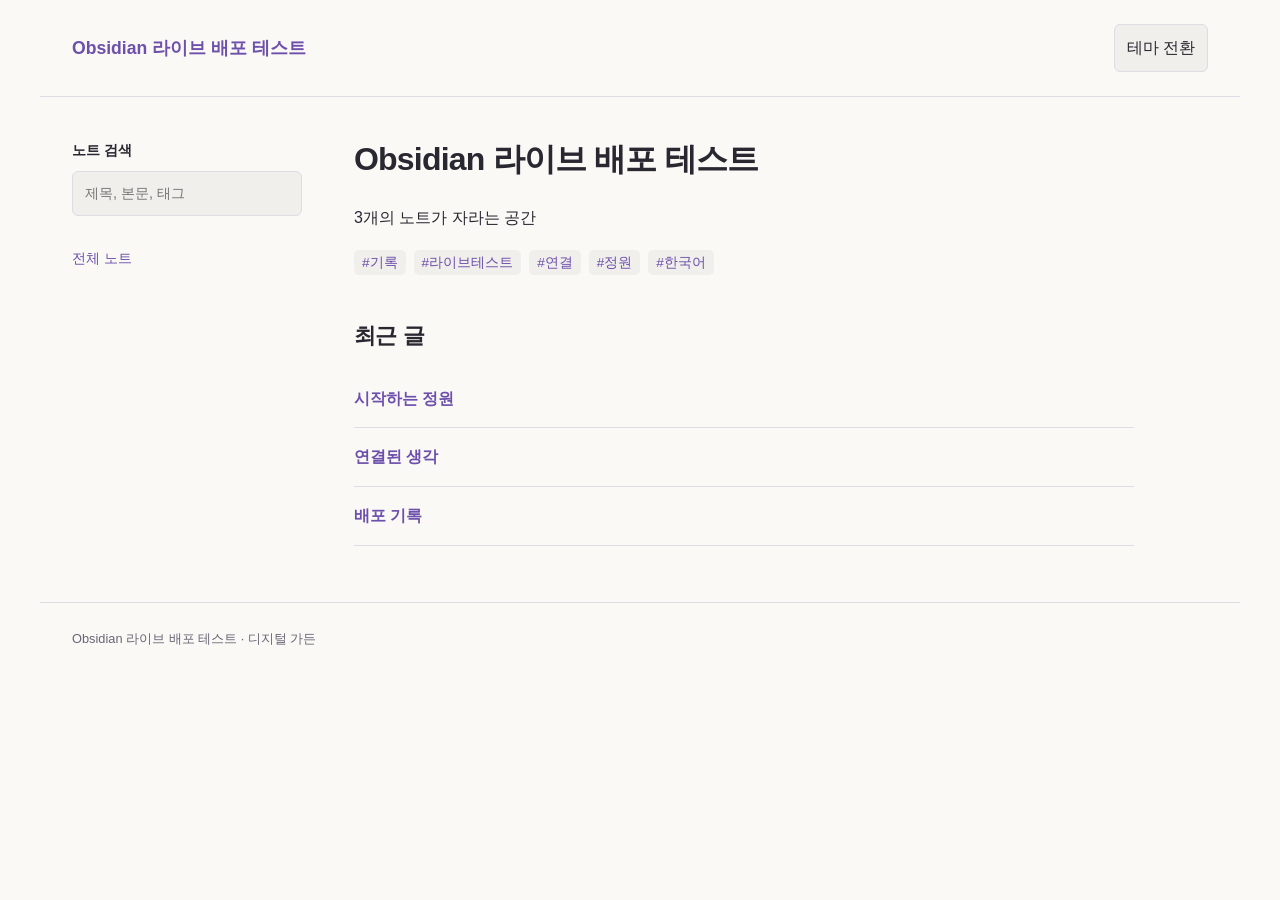
<file: index.html>
<!doctype html>
<html lang="ko"><head><meta charset="utf-8"><meta name="viewport" content="width=device-width,initial-scale=1"><title>Obsidian 라이브 배포 테스트 · Obsidian 라이브 배포 테스트</title><link rel="canonical" href="https://philaxis.github.io/obsblog-test/index.html"><link rel="stylesheet" href="./site.css"><script defer src="./search-index.js"></script><script defer src="./site.js"></script></head><body data-root="./"><a class="skip" href="#content">본문으로 이동</a><header><a class="brand" href="./index.html">Obsidian 라이브 배포 테스트</a><button id="theme" type="button" aria-label="밝은 테마와 어두운 테마 전환">테마 전환</button></header><div class="layout"><aside class="sidebar"><label for="search">노트 검색</label><input id="search" type="search" placeholder="제목, 본문, 태그" autocomplete="off"><p id="search-status" role="status"></p><ul id="search-results"></ul><a href="./index.html">전체 노트</a></aside><main id="content"><h1>Obsidian 라이브 배포 테스트</h1><p>3개의 노트가 자라는 공간</p><nav aria-label="태그"><a class="tag" href="./tags/%EA%B8%B0%EB%A1%9D-6e8b375a38c1.html">#기록</a> <a class="tag" href="./tags/%EB%9D%BC%EC%9D%B4%EB%B8%8C%ED%85%8C%EC%8A%A4%ED%8A%B8-753fd58a8894.html">#라이브테스트</a> <a class="tag" href="./tags/%EC%97%B0%EA%B2%B0-32dd2947e742.html">#연결</a> <a class="tag" href="./tags/%EC%A0%95%EC%9B%90-d5c971809d22.html">#정원</a> <a class="tag" href="./tags/%ED%95%9C%EA%B5%AD%EC%96%B4-ea3252281bc3.html">#한국어</a></nav><h2>최근 글</h2><ul class="post-list"><li><a href="./notes/%EC%8B%9C%EC%9E%91%ED%95%98%EB%8A%94-%EC%A0%95%EC%9B%90-511db3219402.html">시작하는 정원</a></li><li><a href="./notes/%EC%97%B0%EA%B2%B0%EB%90%9C-%EC%83%9D%EA%B0%81-abeda7319cb0.html">연결된 생각</a></li><li><a href="./notes/%EB%B0%B0%ED%8F%AC-%EA%B8%B0%EB%A1%9D-716c8382dc6d.html">배포 기록</a></li></ul></main></div><footer>Obsidian 라이브 배포 테스트 · 디지털 가든</footer></body></html>
</file>
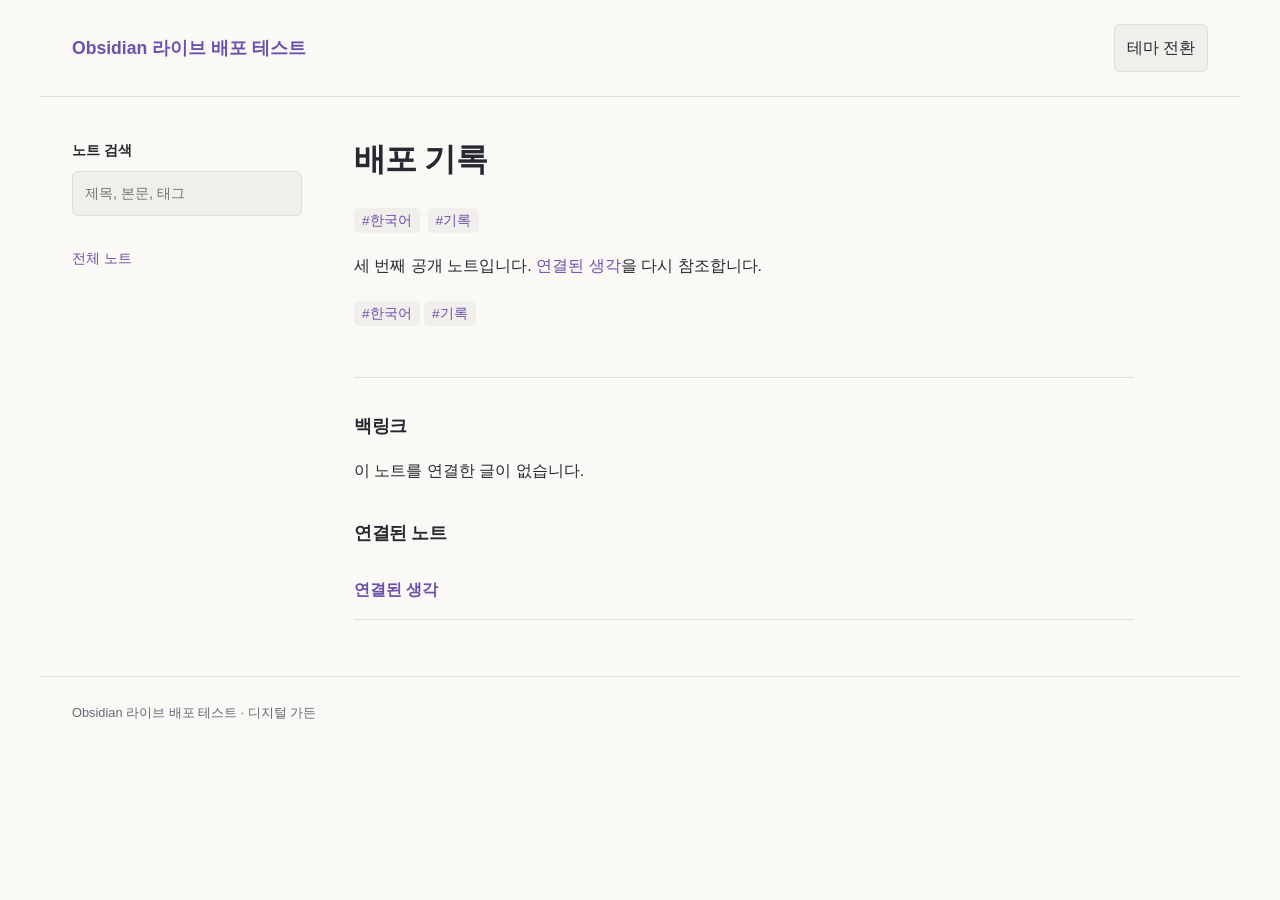
<file: notes/배포-기록-716c8382dc6d.html>
<!doctype html>
<html lang="ko"><head><meta charset="utf-8"><meta name="viewport" content="width=device-width,initial-scale=1"><title>배포 기록 · Obsidian 라이브 배포 테스트</title><link rel="canonical" href="https://philaxis.github.io/obsblog-test/notes/%EB%B0%B0%ED%8F%AC-%EA%B8%B0%EB%A1%9D-716c8382dc6d.html"><link rel="stylesheet" href="../site.css"><script defer src="../search-index.js"></script><script defer src="../site.js"></script></head><body data-root="../"><a class="skip" href="#content">본문으로 이동</a><header><a class="brand" href="../index.html">Obsidian 라이브 배포 테스트</a><button id="theme" type="button" aria-label="밝은 테마와 어두운 테마 전환">테마 전환</button></header><div class="layout"><aside class="sidebar"><label for="search">노트 검색</label><input id="search" type="search" placeholder="제목, 본문, 태그" autocomplete="off"><p id="search-status" role="status"></p><ul id="search-results"></ul><a href="../index.html">전체 노트</a></aside><main id="content"><article><h1>배포 기록</h1><nav aria-label="태그"><a class="tag" href="../tags/%ED%95%9C%EA%B5%AD%EC%96%B4-ea3252281bc3.html">#한국어</a> <a class="tag" href="../tags/%EA%B8%B0%EB%A1%9D-6e8b375a38c1.html">#기록</a></nav><p>세 번째 공개 노트입니다. <a class="internal-link" href="../notes/%EC%97%B0%EA%B2%B0%EB%90%9C-%EC%83%9D%EA%B0%81-abeda7319cb0.html">연결된 생각</a>을 다시 참조합니다.</p>
<p><a class="tag" href="../tags/%ED%95%9C%EA%B5%AD%EC%96%B4-ea3252281bc3.html">#한국어</a> <a class="tag" href="../tags/%EA%B8%B0%EB%A1%9D-6e8b375a38c1.html">#기록</a></p>
</article><section class="connections"><h2>백링크</h2><p>이 노트를 연결한 글이 없습니다.</p><h2>연결된 노트</h2><ul class="post-list"><li><a href="../notes/%EC%97%B0%EA%B2%B0%EB%90%9C-%EC%83%9D%EA%B0%81-abeda7319cb0.html">연결된 생각</a></li></ul></section></main></div><footer>Obsidian 라이브 배포 테스트 · 디지털 가든</footer></body></html>
</file>
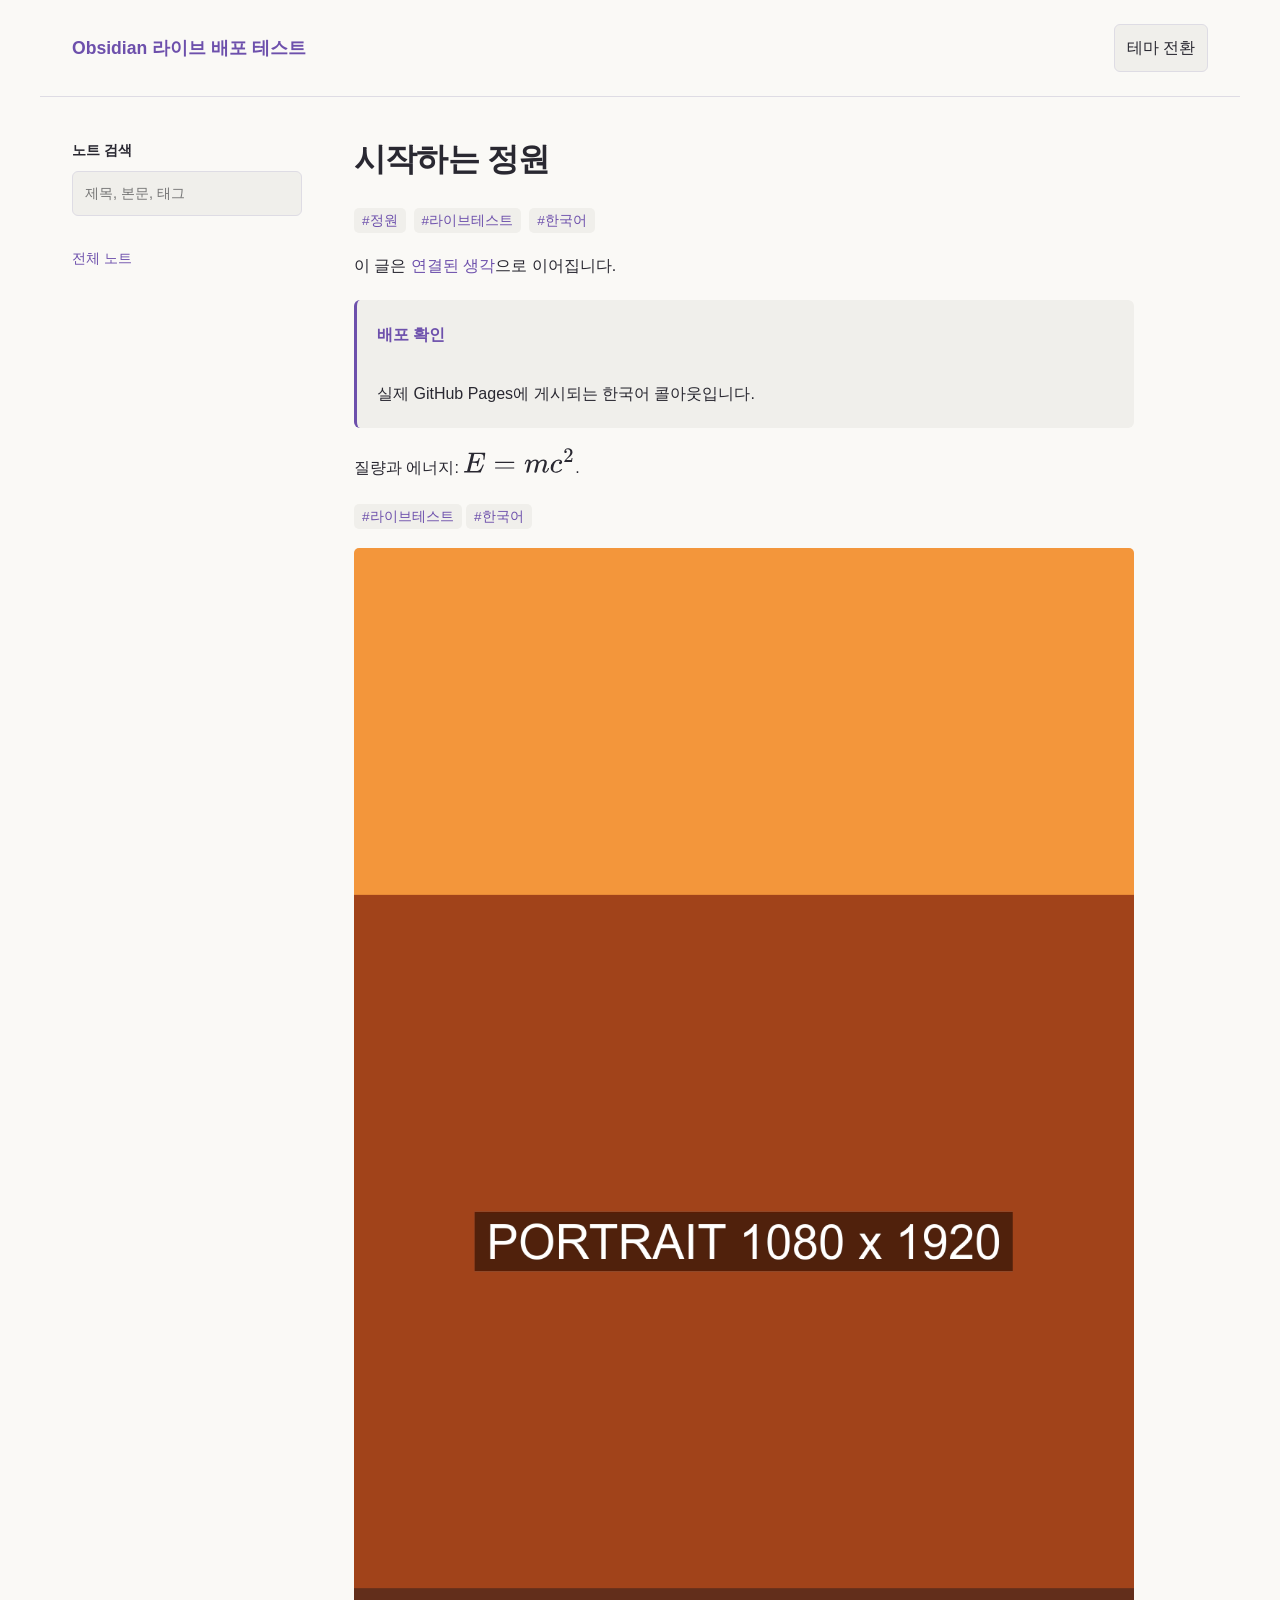
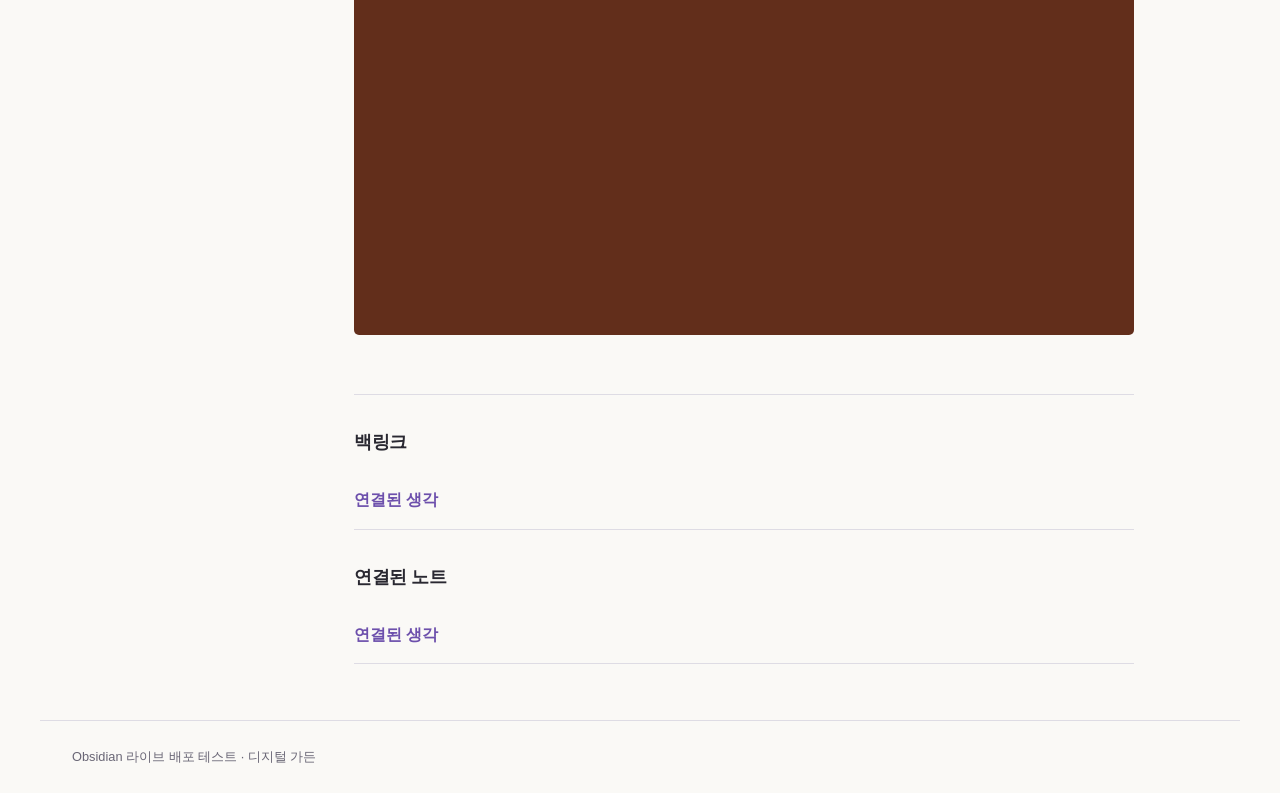
<file: notes/시작하는-정원-511db3219402.html>
<!doctype html>
<html lang="ko"><head><meta charset="utf-8"><meta name="viewport" content="width=device-width,initial-scale=1"><title>시작하는 정원 · Obsidian 라이브 배포 테스트</title><link rel="canonical" href="https://philaxis.github.io/obsblog-test/notes/%EC%8B%9C%EC%9E%91%ED%95%98%EB%8A%94-%EC%A0%95%EC%9B%90-511db3219402.html"><link rel="stylesheet" href="../site.css"><script defer src="../search-index.js"></script><script defer src="../site.js"></script></head><body data-root="../"><a class="skip" href="#content">본문으로 이동</a><header><a class="brand" href="../index.html">Obsidian 라이브 배포 테스트</a><button id="theme" type="button" aria-label="밝은 테마와 어두운 테마 전환">테마 전환</button></header><div class="layout"><aside class="sidebar"><label for="search">노트 검색</label><input id="search" type="search" placeholder="제목, 본문, 태그" autocomplete="off"><p id="search-status" role="status"></p><ul id="search-results"></ul><a href="../index.html">전체 노트</a></aside><main id="content"><article><h1>시작하는 정원</h1><nav aria-label="태그"><a class="tag" href="../tags/%EC%A0%95%EC%9B%90-d5c971809d22.html">#정원</a> <a class="tag" href="../tags/%EB%9D%BC%EC%9D%B4%EB%B8%8C%ED%85%8C%EC%8A%A4%ED%8A%B8-753fd58a8894.html">#라이브테스트</a> <a class="tag" href="../tags/%ED%95%9C%EA%B5%AD%EC%96%B4-ea3252281bc3.html">#한국어</a></nav><p>이 글은 <a class="internal-link" href="../notes/%EC%97%B0%EA%B2%B0%EB%90%9C-%EC%83%9D%EA%B0%81-abeda7319cb0.html">연결된 생각</a>으로 이어집니다.</p>
<blockquote class="callout" data-callout="tip">
<p><strong class="callout-title">배포 확인</strong><br>
실제 GitHub Pages에 게시되는 한국어 콜아웃입니다.</p>
</blockquote>
<p>질량과 에너지: <span class="math"><svg style="vertical-align: -0.186ex; color: currentColor;" xmlns="http://www.w3.org/2000/svg" width="112px" height="27px" role="img" focusable="false" viewBox="0 -833.9 3845.1 915.9"><g stroke="currentColor" fill="currentColor" stroke-width="0" transform="scale(1,-1)"><g data-mml-node="math"><g data-mml-node="mi"><path data-c="1D438" d="M492 213Q472 213 472 226Q472 230 477 250T482 285Q482 316 461 323T364 330H312Q311 328 277 192T243 52Q243 48 254 48T334 46Q428 46 458 48T518 61Q567 77 599 117T670 248Q680 270 683 272Q690 274 698 274Q718 274 718 261Q613 7 608 2Q605 0 322 0H133Q31 0 31 11Q31 13 34 25Q38 41 42 43T65 46Q92 46 125 49Q139 52 144 61Q146 66 215 342T285 622Q285 629 281 629Q273 632 228 634H197Q191 640 191 642T193 659Q197 676 203 680H757Q764 676 764 669Q764 664 751 557T737 447Q735 440 717 440H705Q698 445 698 453L701 476Q704 500 704 528Q704 558 697 578T678 609T643 625T596 632T532 634H485Q397 633 392 631Q388 629 386 622Q385 619 355 499T324 377Q347 376 372 376H398Q464 376 489 391T534 472Q538 488 540 490T557 493Q562 493 565 493T570 492T572 491T574 487T577 483L544 351Q511 218 508 216Q505 213 492 213Z"/></g><g data-mml-node="mo" transform="translate(1041.8,0)"><path data-c="3D" d="M56 347Q56 360 70 367H707Q722 359 722 347Q722 336 708 328L390 327H72Q56 332 56 347ZM56 153Q56 168 72 173H708Q722 163 722 153Q722 140 707 133H70Q56 140 56 153Z"/></g><g data-mml-node="mi" transform="translate(2097.6,0)"><path data-c="1D45A" d="M21 287Q22 293 24 303T36 341T56 388T88 425T132 442T175 435T205 417T221 395T229 376L231 369Q231 367 232 367L243 378Q303 442 384 442Q401 442 415 440T441 433T460 423T475 411T485 398T493 385T497 373T500 364T502 357L510 367Q573 442 659 442Q713 442 746 415T780 336Q780 285 742 178T704 50Q705 36 709 31T724 26Q752 26 776 56T815 138Q818 149 821 151T837 153Q857 153 857 145Q857 144 853 130Q845 101 831 73T785 17T716 -10Q669 -10 648 17T627 73Q627 92 663 193T700 345Q700 404 656 404H651Q565 404 506 303L499 291L466 157Q433 26 428 16Q415 -11 385 -11Q372 -11 364 -4T353 8T350 18Q350 29 384 161L420 307Q423 322 423 345Q423 404 379 404H374Q288 404 229 303L222 291L189 157Q156 26 151 16Q138 -11 108 -11Q95 -11 87 -5T76 7T74 17Q74 30 112 181Q151 335 151 342Q154 357 154 369Q154 405 129 405Q107 405 92 377T69 316T57 280Q55 278 41 278H27Q21 284 21 287Z"/></g><g data-mml-node="msup" transform="translate(2975.6,0)"><g data-mml-node="mi"><path data-c="1D450" d="M34 159Q34 268 120 355T306 442Q362 442 394 418T427 355Q427 326 408 306T360 285Q341 285 330 295T319 325T330 359T352 380T366 386H367Q367 388 361 392T340 400T306 404Q276 404 249 390Q228 381 206 359Q162 315 142 235T121 119Q121 73 147 50Q169 26 205 26H209Q321 26 394 111Q403 121 406 121Q410 121 419 112T429 98T420 83T391 55T346 25T282 0T202 -11Q127 -11 81 37T34 159Z"/></g><g data-mml-node="mn" transform="translate(466,363) scale(0.707)"><path data-c="32" d="M109 429Q82 429 66 447T50 491Q50 562 103 614T235 666Q326 666 387 610T449 465Q449 422 429 383T381 315T301 241Q265 210 201 149L142 93L218 92Q375 92 385 97Q392 99 409 186V189H449V186Q448 183 436 95T421 3V0H50V19V31Q50 38 56 46T86 81Q115 113 136 137Q145 147 170 174T204 211T233 244T261 278T284 308T305 340T320 369T333 401T340 431T343 464Q343 527 309 573T212 619Q179 619 154 602T119 569T109 550Q109 549 114 549Q132 549 151 535T170 489Q170 464 154 447T109 429Z"/></g></g></g></g></svg></span>.</p>
<p><a class="tag" href="../tags/%EB%9D%BC%EC%9D%B4%EB%B8%8C%ED%85%8C%EC%8A%A4%ED%8A%B8-753fd58a8894.html">#라이브테스트</a> <a class="tag" href="../tags/%ED%95%9C%EA%B5%AD%EC%96%B4-ea3252281bc3.html">#한국어</a></p>
<img loading="lazy" src="../assets/%ED%85%8C%EC%8A%A4%ED%8A%B8-%EC%9D%B4%EB%AF%B8%EC%A7%80-36de6673f32b.png" alt="테스트 이미지"></article><section class="connections"><h2>백링크</h2><ul class="post-list"><li><a href="../notes/%EC%97%B0%EA%B2%B0%EB%90%9C-%EC%83%9D%EA%B0%81-abeda7319cb0.html">연결된 생각</a></li></ul><h2>연결된 노트</h2><ul class="post-list"><li><a href="../notes/%EC%97%B0%EA%B2%B0%EB%90%9C-%EC%83%9D%EA%B0%81-abeda7319cb0.html">연결된 생각</a></li></ul></section></main></div><footer>Obsidian 라이브 배포 테스트 · 디지털 가든</footer></body></html>
</file>
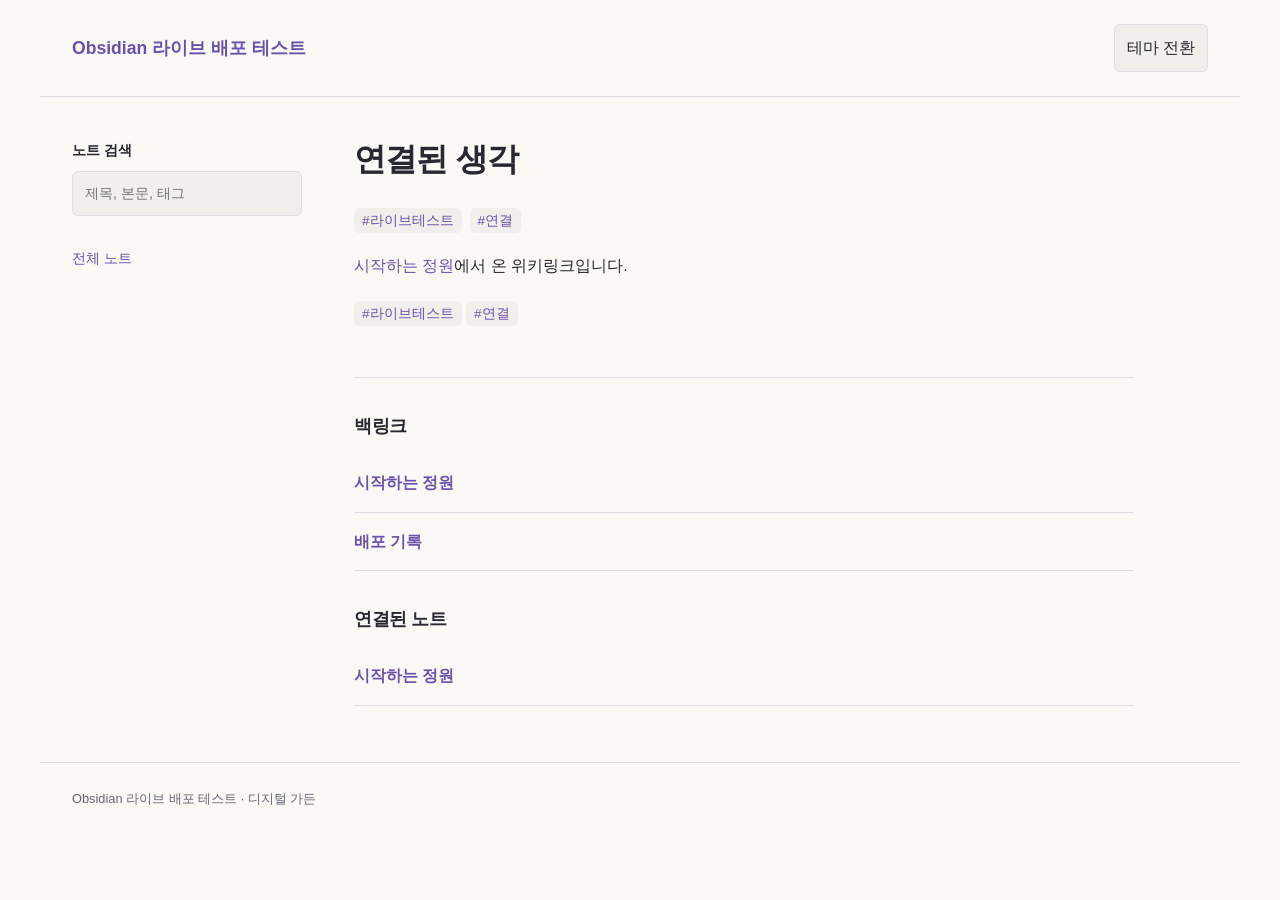
<file: notes/연결된-생각-abeda7319cb0.html>
<!doctype html>
<html lang="ko"><head><meta charset="utf-8"><meta name="viewport" content="width=device-width,initial-scale=1"><title>연결된 생각 · Obsidian 라이브 배포 테스트</title><link rel="canonical" href="https://philaxis.github.io/obsblog-test/notes/%EC%97%B0%EA%B2%B0%EB%90%9C-%EC%83%9D%EA%B0%81-abeda7319cb0.html"><link rel="stylesheet" href="../site.css"><script defer src="../search-index.js"></script><script defer src="../site.js"></script></head><body data-root="../"><a class="skip" href="#content">본문으로 이동</a><header><a class="brand" href="../index.html">Obsidian 라이브 배포 테스트</a><button id="theme" type="button" aria-label="밝은 테마와 어두운 테마 전환">테마 전환</button></header><div class="layout"><aside class="sidebar"><label for="search">노트 검색</label><input id="search" type="search" placeholder="제목, 본문, 태그" autocomplete="off"><p id="search-status" role="status"></p><ul id="search-results"></ul><a href="../index.html">전체 노트</a></aside><main id="content"><article><h1>연결된 생각</h1><nav aria-label="태그"><a class="tag" href="../tags/%EB%9D%BC%EC%9D%B4%EB%B8%8C%ED%85%8C%EC%8A%A4%ED%8A%B8-753fd58a8894.html">#라이브테스트</a> <a class="tag" href="../tags/%EC%97%B0%EA%B2%B0-32dd2947e742.html">#연결</a></nav><p><a class="internal-link" href="../notes/%EC%8B%9C%EC%9E%91%ED%95%98%EB%8A%94-%EC%A0%95%EC%9B%90-511db3219402.html">시작하는 정원</a>에서 온 위키링크입니다.</p>
<p><a class="tag" href="../tags/%EB%9D%BC%EC%9D%B4%EB%B8%8C%ED%85%8C%EC%8A%A4%ED%8A%B8-753fd58a8894.html">#라이브테스트</a> <a class="tag" href="../tags/%EC%97%B0%EA%B2%B0-32dd2947e742.html">#연결</a></p>
</article><section class="connections"><h2>백링크</h2><ul class="post-list"><li><a href="../notes/%EC%8B%9C%EC%9E%91%ED%95%98%EB%8A%94-%EC%A0%95%EC%9B%90-511db3219402.html">시작하는 정원</a></li><li><a href="../notes/%EB%B0%B0%ED%8F%AC-%EA%B8%B0%EB%A1%9D-716c8382dc6d.html">배포 기록</a></li></ul><h2>연결된 노트</h2><ul class="post-list"><li><a href="../notes/%EC%8B%9C%EC%9E%91%ED%95%98%EB%8A%94-%EC%A0%95%EC%9B%90-511db3219402.html">시작하는 정원</a></li></ul></section></main></div><footer>Obsidian 라이브 배포 테스트 · 디지털 가든</footer></body></html>
</file>
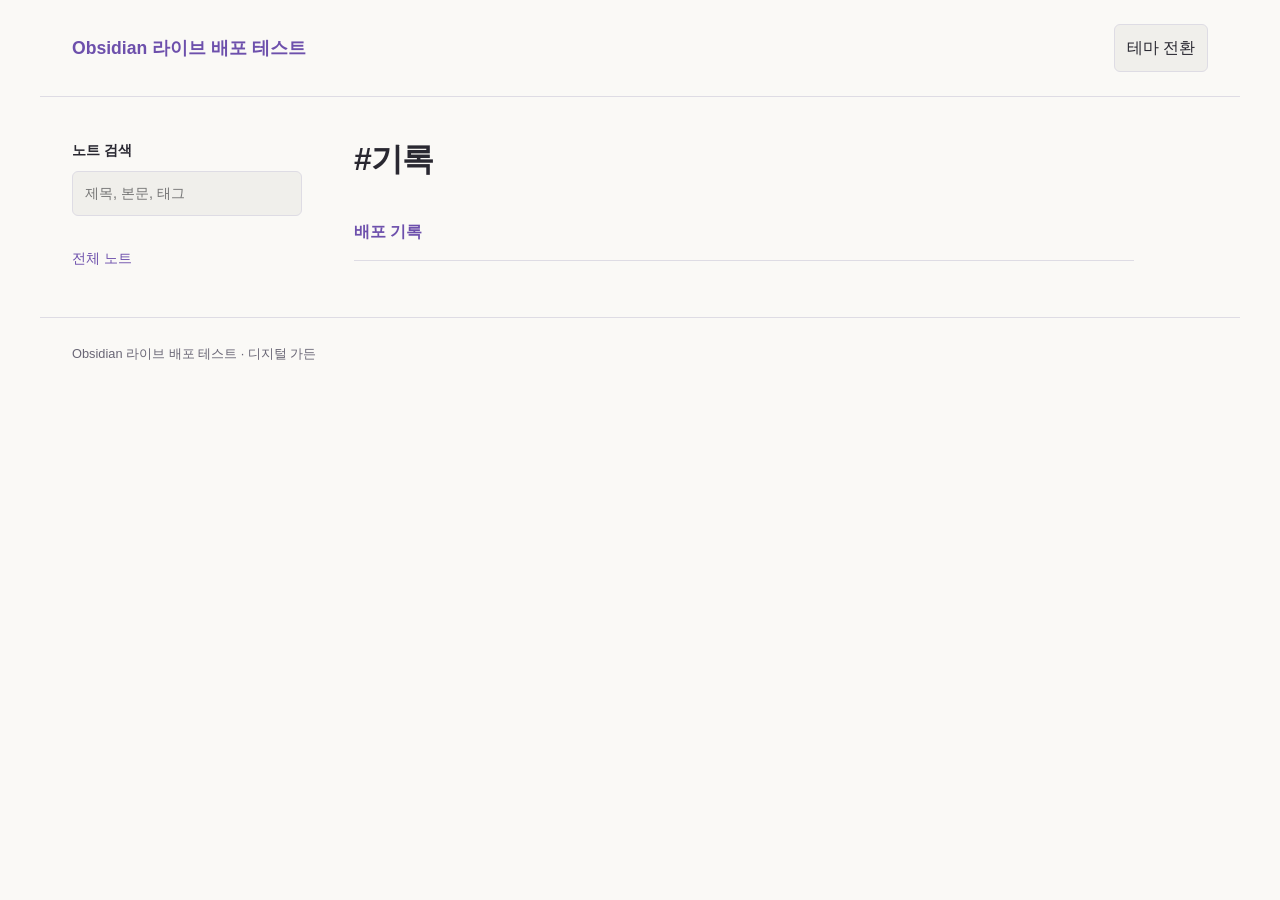
<file: tags/기록-6e8b375a38c1.html>
<!doctype html>
<html lang="ko"><head><meta charset="utf-8"><meta name="viewport" content="width=device-width,initial-scale=1"><title>#기록 · Obsidian 라이브 배포 테스트</title><link rel="canonical" href="https://philaxis.github.io/obsblog-test/tags/%EA%B8%B0%EB%A1%9D-6e8b375a38c1.html"><link rel="stylesheet" href="../site.css"><script defer src="../search-index.js"></script><script defer src="../site.js"></script></head><body data-root="../"><a class="skip" href="#content">본문으로 이동</a><header><a class="brand" href="../index.html">Obsidian 라이브 배포 테스트</a><button id="theme" type="button" aria-label="밝은 테마와 어두운 테마 전환">테마 전환</button></header><div class="layout"><aside class="sidebar"><label for="search">노트 검색</label><input id="search" type="search" placeholder="제목, 본문, 태그" autocomplete="off"><p id="search-status" role="status"></p><ul id="search-results"></ul><a href="../index.html">전체 노트</a></aside><main id="content"><h1>#기록</h1><ul class="post-list"><li><a href="../notes/%EB%B0%B0%ED%8F%AC-%EA%B8%B0%EB%A1%9D-716c8382dc6d.html">배포 기록</a></li></ul></main></div><footer>Obsidian 라이브 배포 테스트 · 디지털 가든</footer></body></html>
</file>
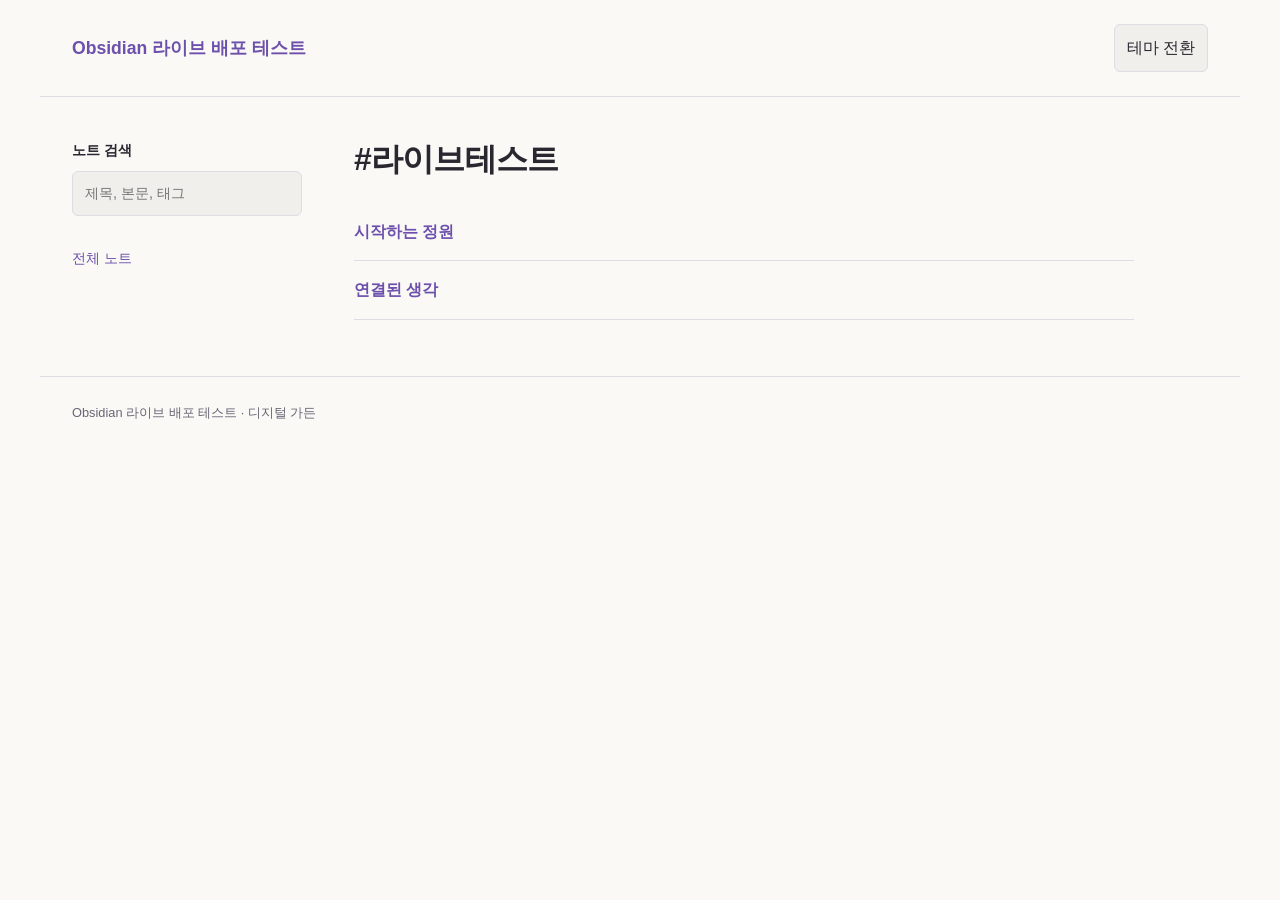
<file: tags/라이브테스트-753fd58a8894.html>
<!doctype html>
<html lang="ko"><head><meta charset="utf-8"><meta name="viewport" content="width=device-width,initial-scale=1"><title>#라이브테스트 · Obsidian 라이브 배포 테스트</title><link rel="canonical" href="https://philaxis.github.io/obsblog-test/tags/%EB%9D%BC%EC%9D%B4%EB%B8%8C%ED%85%8C%EC%8A%A4%ED%8A%B8-753fd58a8894.html"><link rel="stylesheet" href="../site.css"><script defer src="../search-index.js"></script><script defer src="../site.js"></script></head><body data-root="../"><a class="skip" href="#content">본문으로 이동</a><header><a class="brand" href="../index.html">Obsidian 라이브 배포 테스트</a><button id="theme" type="button" aria-label="밝은 테마와 어두운 테마 전환">테마 전환</button></header><div class="layout"><aside class="sidebar"><label for="search">노트 검색</label><input id="search" type="search" placeholder="제목, 본문, 태그" autocomplete="off"><p id="search-status" role="status"></p><ul id="search-results"></ul><a href="../index.html">전체 노트</a></aside><main id="content"><h1>#라이브테스트</h1><ul class="post-list"><li><a href="../notes/%EC%8B%9C%EC%9E%91%ED%95%98%EB%8A%94-%EC%A0%95%EC%9B%90-511db3219402.html">시작하는 정원</a></li><li><a href="../notes/%EC%97%B0%EA%B2%B0%EB%90%9C-%EC%83%9D%EA%B0%81-abeda7319cb0.html">연결된 생각</a></li></ul></main></div><footer>Obsidian 라이브 배포 테스트 · 디지털 가든</footer></body></html>
</file>
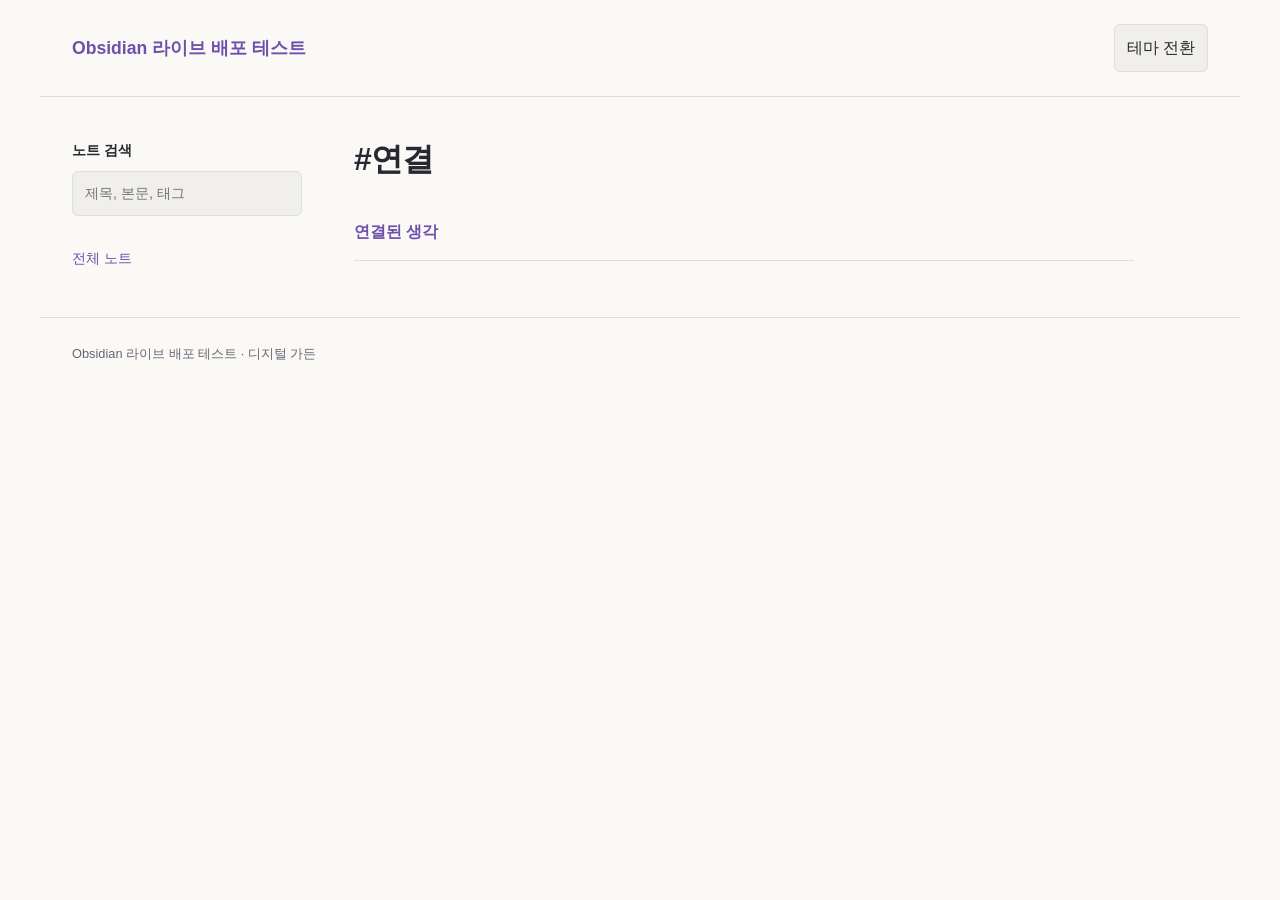
<file: tags/연결-32dd2947e742.html>
<!doctype html>
<html lang="ko"><head><meta charset="utf-8"><meta name="viewport" content="width=device-width,initial-scale=1"><title>#연결 · Obsidian 라이브 배포 테스트</title><link rel="canonical" href="https://philaxis.github.io/obsblog-test/tags/%EC%97%B0%EA%B2%B0-32dd2947e742.html"><link rel="stylesheet" href="../site.css"><script defer src="../search-index.js"></script><script defer src="../site.js"></script></head><body data-root="../"><a class="skip" href="#content">본문으로 이동</a><header><a class="brand" href="../index.html">Obsidian 라이브 배포 테스트</a><button id="theme" type="button" aria-label="밝은 테마와 어두운 테마 전환">테마 전환</button></header><div class="layout"><aside class="sidebar"><label for="search">노트 검색</label><input id="search" type="search" placeholder="제목, 본문, 태그" autocomplete="off"><p id="search-status" role="status"></p><ul id="search-results"></ul><a href="../index.html">전체 노트</a></aside><main id="content"><h1>#연결</h1><ul class="post-list"><li><a href="../notes/%EC%97%B0%EA%B2%B0%EB%90%9C-%EC%83%9D%EA%B0%81-abeda7319cb0.html">연결된 생각</a></li></ul></main></div><footer>Obsidian 라이브 배포 테스트 · 디지털 가든</footer></body></html>
</file>
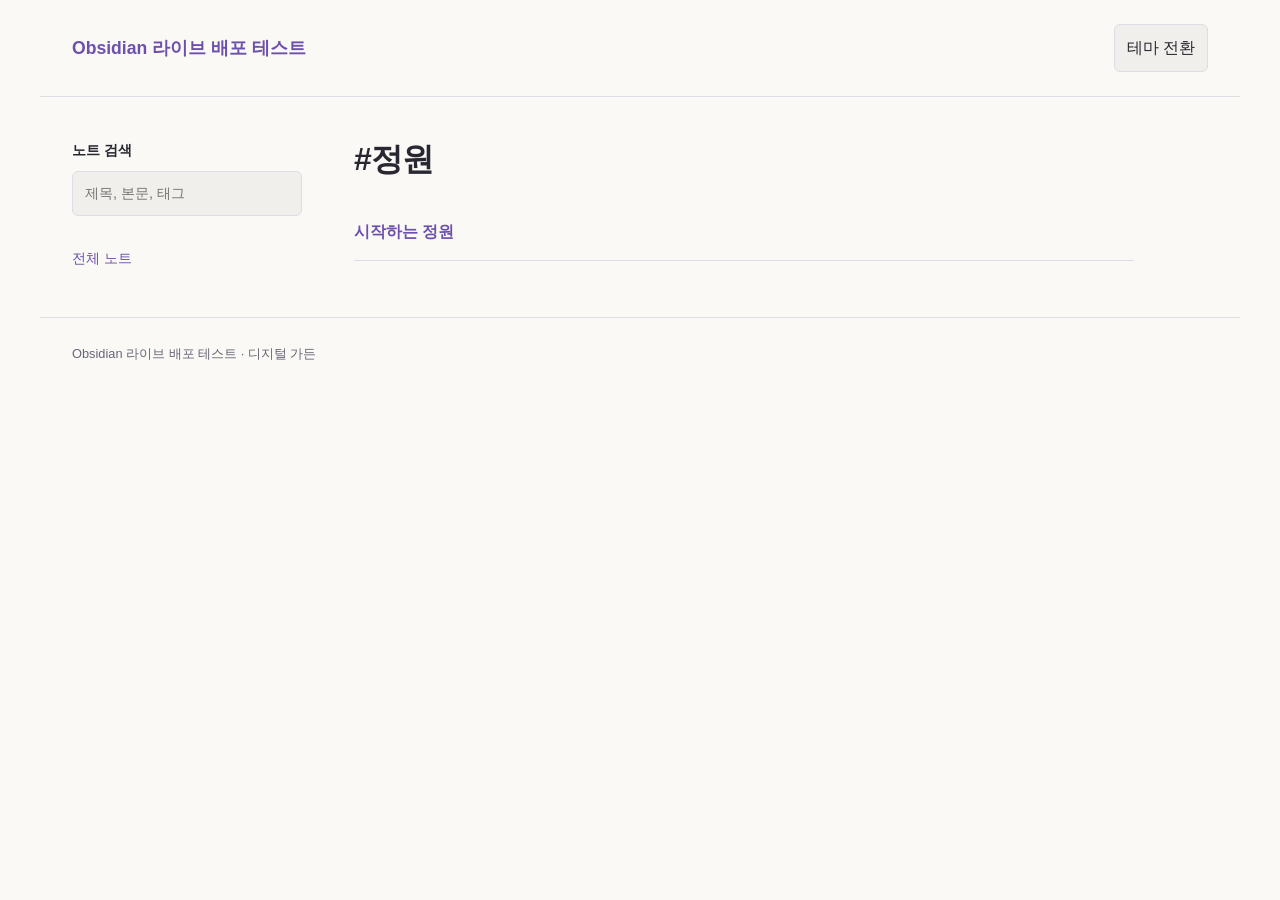
<file: tags/정원-d5c971809d22.html>
<!doctype html>
<html lang="ko"><head><meta charset="utf-8"><meta name="viewport" content="width=device-width,initial-scale=1"><title>#정원 · Obsidian 라이브 배포 테스트</title><link rel="canonical" href="https://philaxis.github.io/obsblog-test/tags/%EC%A0%95%EC%9B%90-d5c971809d22.html"><link rel="stylesheet" href="../site.css"><script defer src="../search-index.js"></script><script defer src="../site.js"></script></head><body data-root="../"><a class="skip" href="#content">본문으로 이동</a><header><a class="brand" href="../index.html">Obsidian 라이브 배포 테스트</a><button id="theme" type="button" aria-label="밝은 테마와 어두운 테마 전환">테마 전환</button></header><div class="layout"><aside class="sidebar"><label for="search">노트 검색</label><input id="search" type="search" placeholder="제목, 본문, 태그" autocomplete="off"><p id="search-status" role="status"></p><ul id="search-results"></ul><a href="../index.html">전체 노트</a></aside><main id="content"><h1>#정원</h1><ul class="post-list"><li><a href="../notes/%EC%8B%9C%EC%9E%91%ED%95%98%EB%8A%94-%EC%A0%95%EC%9B%90-511db3219402.html">시작하는 정원</a></li></ul></main></div><footer>Obsidian 라이브 배포 테스트 · 디지털 가든</footer></body></html>
</file>
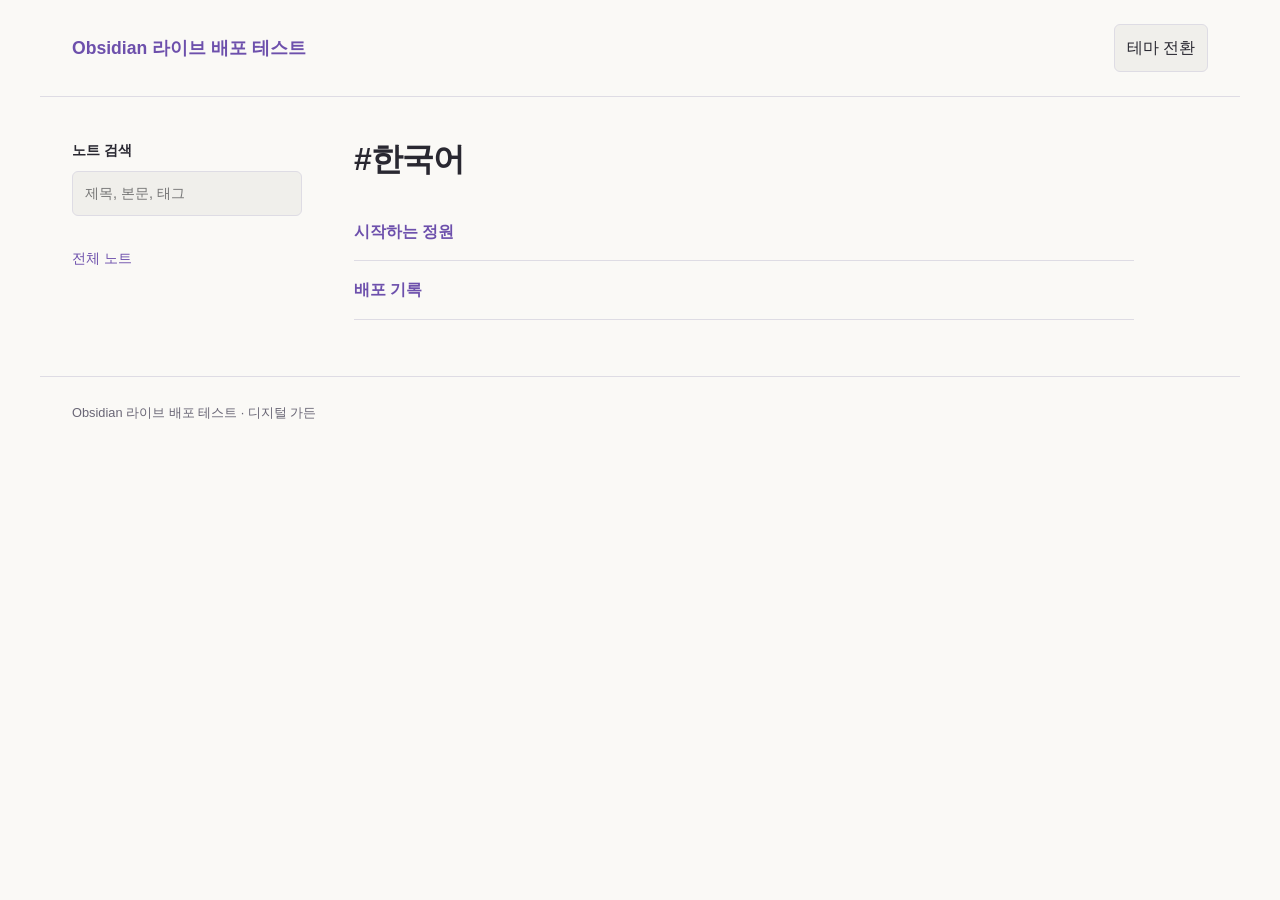
<file: tags/한국어-ea3252281bc3.html>
<!doctype html>
<html lang="ko"><head><meta charset="utf-8"><meta name="viewport" content="width=device-width,initial-scale=1"><title>#한국어 · Obsidian 라이브 배포 테스트</title><link rel="canonical" href="https://philaxis.github.io/obsblog-test/tags/%ED%95%9C%EA%B5%AD%EC%96%B4-ea3252281bc3.html"><link rel="stylesheet" href="../site.css"><script defer src="../search-index.js"></script><script defer src="../site.js"></script></head><body data-root="../"><a class="skip" href="#content">본문으로 이동</a><header><a class="brand" href="../index.html">Obsidian 라이브 배포 테스트</a><button id="theme" type="button" aria-label="밝은 테마와 어두운 테마 전환">테마 전환</button></header><div class="layout"><aside class="sidebar"><label for="search">노트 검색</label><input id="search" type="search" placeholder="제목, 본문, 태그" autocomplete="off"><p id="search-status" role="status"></p><ul id="search-results"></ul><a href="../index.html">전체 노트</a></aside><main id="content"><h1>#한국어</h1><ul class="post-list"><li><a href="../notes/%EC%8B%9C%EC%9E%91%ED%95%98%EB%8A%94-%EC%A0%95%EC%9B%90-511db3219402.html">시작하는 정원</a></li><li><a href="../notes/%EB%B0%B0%ED%8F%AC-%EA%B8%B0%EB%A1%9D-716c8382dc6d.html">배포 기록</a></li></ul></main></div><footer>Obsidian 라이브 배포 테스트 · 디지털 가든</footer></body></html>
</file>
<file: site.css>
:root{color-scheme:light dark;--bg:#faf9f6;--surface:#f0efeb;--text:#292831;--muted:#696675;--line:#dedce4;--accent:#6d50ac;--mark:#f6e7a0}
@media(prefers-color-scheme:dark){:root{--bg:#1e1e24;--surface:#282830;--text:#dfdce8;--muted:#a7a2b5;--line:#3d3b49;--accent:#bd9ff3;--mark:#665726}}
:root[data-theme=light]{color-scheme:light;--bg:#faf9f6;--surface:#f0efeb;--text:#292831;--muted:#696675;--line:#dedce4;--accent:#6d50ac;--mark:#f6e7a0}
:root[data-theme=dark]{color-scheme:dark;--bg:#1e1e24;--surface:#282830;--text:#dfdce8;--muted:#a7a2b5;--line:#3d3b49;--accent:#bd9ff3;--mark:#665726}
*{box-sizing:border-box}body{margin:0;background:var(--bg);color:var(--text);font:16px/1.85 -apple-system,BlinkMacSystemFont,"Segoe UI","Noto Sans KR","Malgun Gothic",sans-serif;word-break:keep-all;overflow-wrap:anywhere}
a{color:var(--accent);text-decoration:none}a:hover{text-decoration:underline}a:focus-visible,button:focus-visible,input:focus-visible{outline:3px solid var(--accent);outline-offset:3px}
header{max-width:1200px;margin:auto;padding:24px 32px;border-bottom:1px solid var(--line);display:flex;align-items:center;justify-content:space-between;gap:16px}.brand{font-size:1.1rem;font-weight:700}.layout{max-width:1200px;margin:auto;display:grid;grid-template-columns:230px minmax(0,1fr);gap:52px;padding:40px 32px}main{max-width:780px;min-width:0}.sidebar{font-size:.9rem}.sidebar label{display:block;font-weight:600}.sidebar input{width:100%;margin-top:8px}input,button{font:inherit;border:1px solid var(--line);background:var(--surface);color:var(--text);border-radius:6px;padding:8px 12px}button{cursor:pointer}#search-status{color:var(--muted);font-size:.85rem}#search-results{padding-left:20px;max-height:60vh;overflow:auto}
h1,h2,h3,h4{line-height:1.4;letter-spacing:-.025em}h1{font-size:2rem;margin-top:0}h2{font-size:1.4rem;margin-top:2em}h3{font-size:1.15rem}p{margin:1.1em 0}nav{display:flex;gap:8px;flex-wrap:wrap}.tag{display:inline-block;padding:0 8px;border-radius:5px;background:var(--surface);font-size:.85em}.post-list{list-style:none;padding:0}.post-list li{padding:14px 0;border-bottom:1px solid var(--line)}.post-list a{font-weight:600}img{max-width:100%;height:auto;border-radius:5px}pre{overflow:auto;background:var(--surface);padding:20px;border-radius:8px;word-break:normal}code{font-family:Consolas,"SFMono-Regular",monospace;font-size:.9em}p code,li code{background:var(--surface);padding:2px 5px;border-radius:4px}blockquote{border-left:3px solid var(--accent);padding:2px 20px;margin:20px 0;color:var(--muted)}.callout{background:var(--surface);border-radius:6px;color:var(--text)}.callout-title{display:block;color:var(--accent)}.callout[data-callout=warning]{border-color:#c89341}.transclusion{border:1px solid var(--line);border-radius:8px;padding:18px 24px;margin:20px 0}.embed-title{font-size:.85rem;color:var(--muted);margin-bottom:14px}mark{background:var(--mark);color:var(--text)}table{display:block;overflow:auto;border-collapse:collapse}td,th{border:1px solid var(--line);padding:8px 14px}th{background:var(--surface)}hr{border:0;border-top:1px solid var(--line);margin:32px 0}.unresolved{color:var(--muted);text-decoration:underline dotted}.connections{border-top:1px solid var(--line);margin-top:50px}.connections h2{font-size:1.1rem}.math svg{max-width:100%;color:var(--text)!important;vertical-align:middle}.display-math{overflow:auto;text-align:center;padding:16px 0}.mermaid{text-align:center}.mermaid svg{max-width:100%;height:auto}.skip{position:absolute;left:-9999px}.skip:focus{left:16px;top:8px;background:var(--bg);z-index:1}footer{max-width:1200px;margin:auto;padding:24px 32px;color:var(--muted);font-size:.8rem;border-top:1px solid var(--line)}
@media(max-width:760px){header{padding:18px 20px}.layout{display:flex;flex-direction:column;padding:24px 20px;gap:24px}.sidebar{border-bottom:1px solid var(--line);padding-bottom:20px}.sidebar input{max-width:100%}#search-results{max-height:240px}h1{font-size:1.7rem}pre{padding:14px}footer{padding:20px}}
</file>
